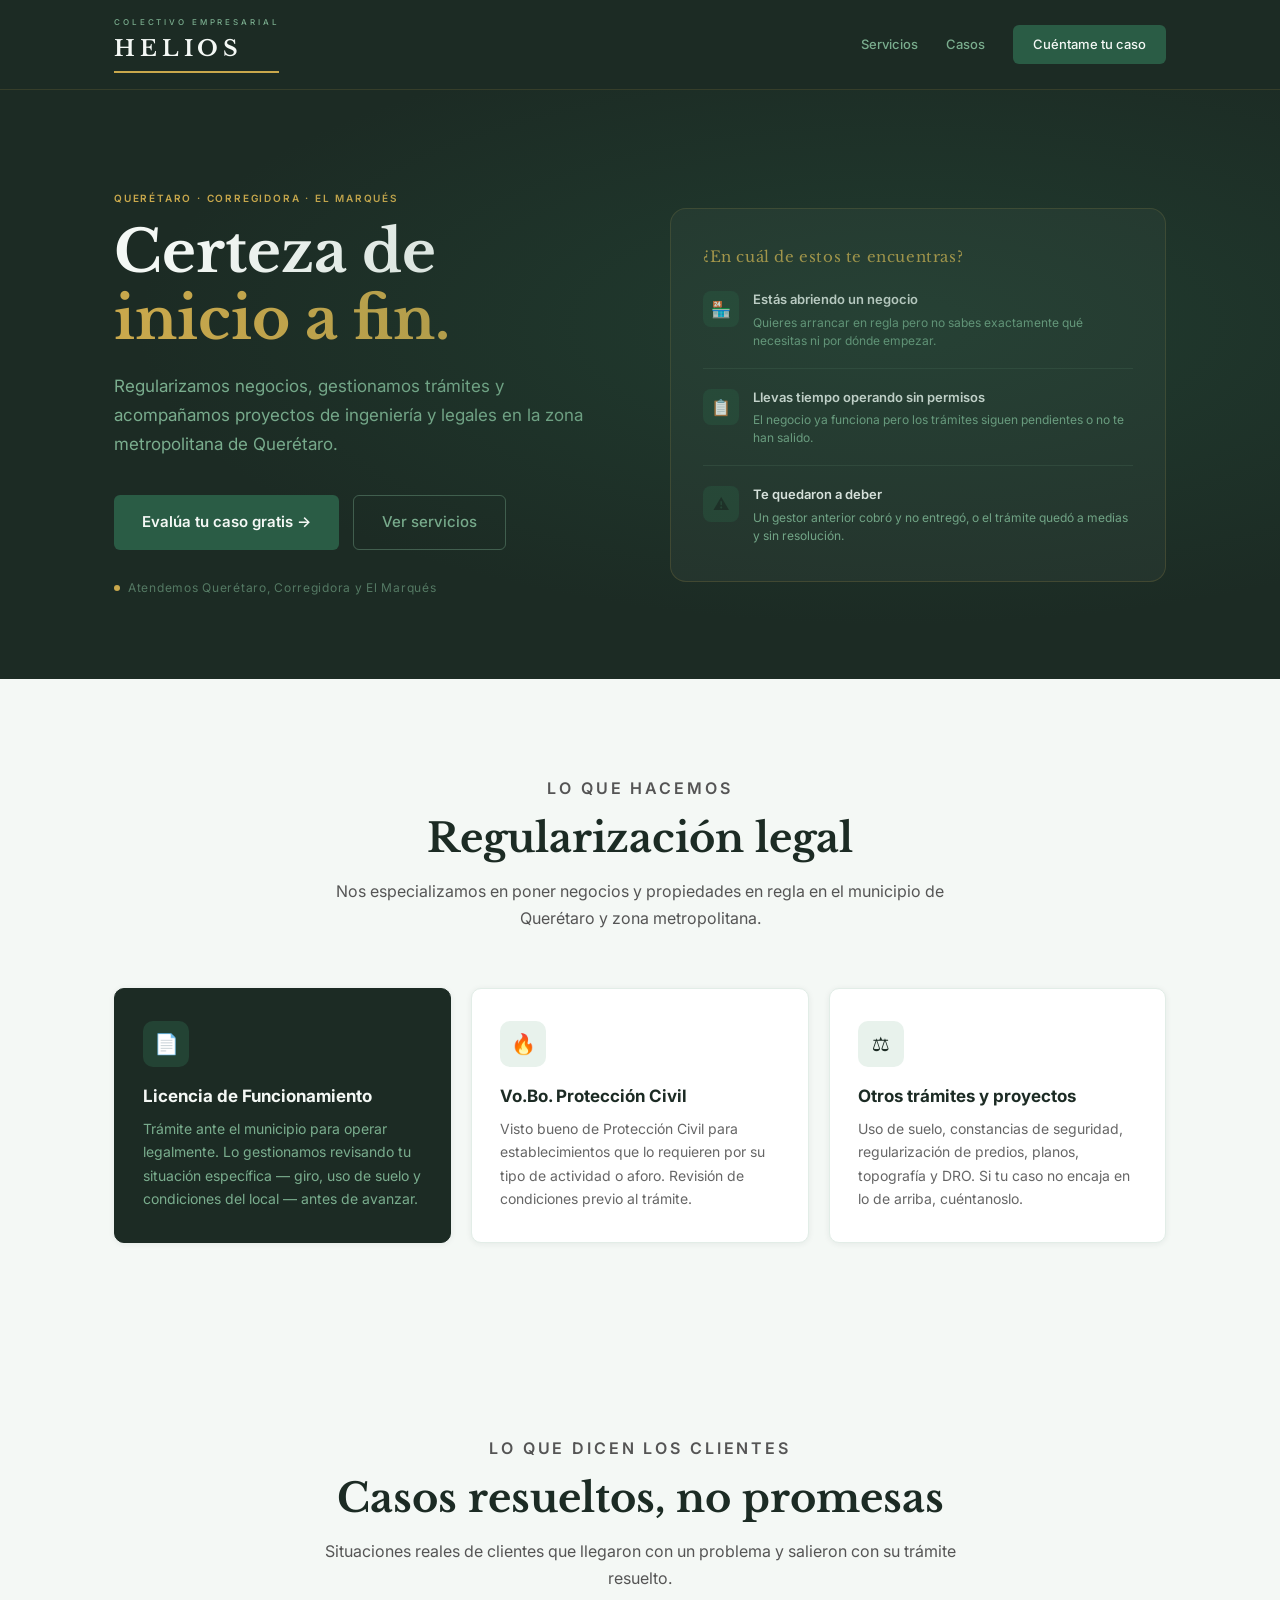
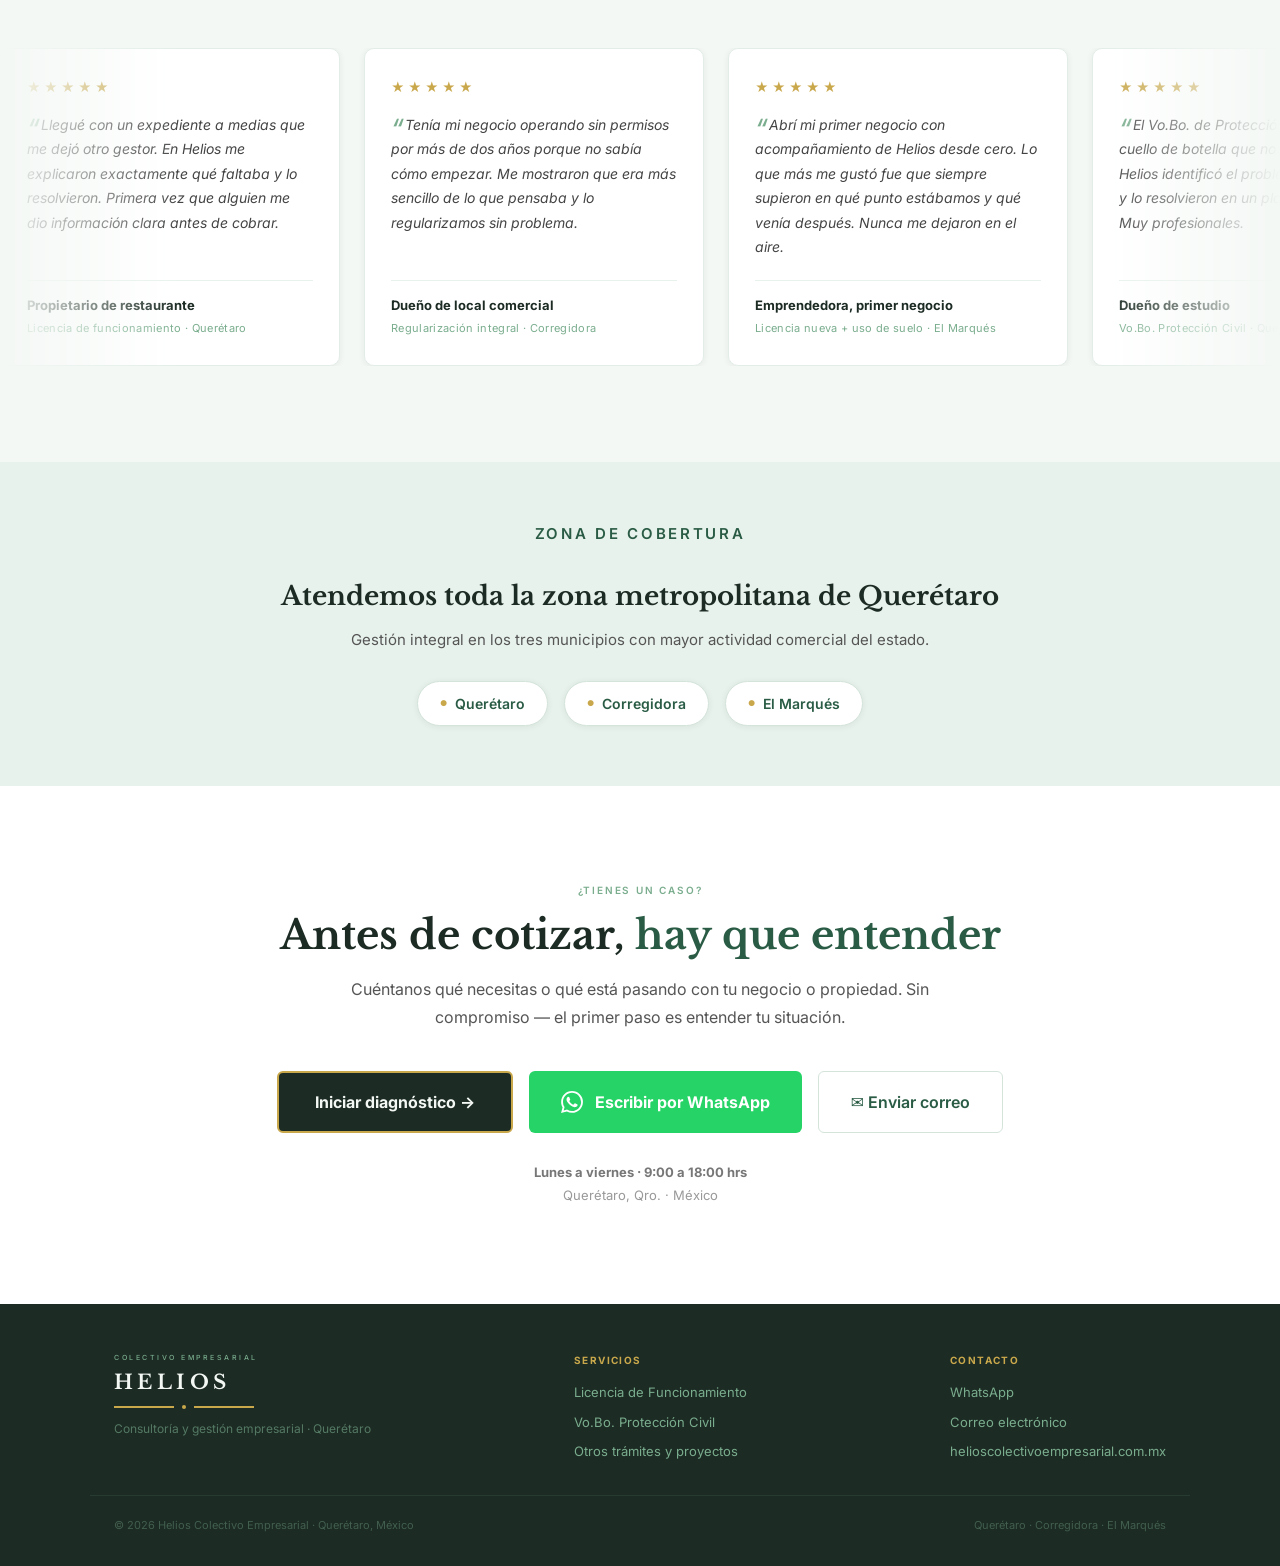
<file: index.html>
<!DOCTYPE html>
<html lang="es">
<head>
  <meta charset="UTF-8">
  <meta name="viewport" content="width=device-width, initial-scale=1.0">
  <meta name="description" content="Helios Colectivo Empresarial — Consultoría y gestión empresarial en Querétaro, Corregidora y El Marqués. Licencias de funcionamiento, Vo.Bo. Protección Civil, regularización legal.">
  <title>Helios Colectivo Empresarial — Querétaro</title>

  <link rel="preconnect" href="https://fonts.googleapis.com">
  <link rel="preconnect" href="https://fonts.gstatic.com" crossorigin>
  <link href="https://fonts.googleapis.com/css2?family=Libre+Baskerville:ital,wght@0,400;0,700;1,400&family=Inter:wght@300;400;500;600;700&display=swap" rel="stylesheet">

  <style>
    /* ── TOKENS ────────────────────────────────────────── */
    :root {
      --verde-noche:   #1C2B24;
      --verde-helios:  #2A5C45;
      --oro-helios:    #C9A84C;
      --blanco-calido: #F4F8F5;
      --verde-apoyo:   #7AAD8E;
      --verde-tenue:   #E8F2EC;

      --font-display: 'Libre Baskerville', Georgia, serif;
      --font-body:    'Inter', 'Segoe UI', system-ui, sans-serif;

      --tracking-logo: 0.22em;
      --tracking-sub:  0.36em;
      --tracking-caps: 0.18em;

      --radius-sm: 6px;
      --radius-md: 10px;
      --radius-lg: 16px;

      --shadow-sm: 0 1px 6px rgba(28,43,36,.07);
      --shadow-md: 0 2px 20px rgba(28,43,36,.10);
    }

    /* ── RESET ─────────────────────────────────────────── */
    *, *::before, *::after { box-sizing: border-box; margin: 0; padding: 0; }
    html { scroll-behavior: smooth; }
    body {
      font-family: var(--font-body);
      background: var(--blanco-calido);
      color: var(--verde-noche);
      font-size: 17px;
      line-height: 1.65;
      -webkit-font-smoothing: antialiased;
    }
    img { display: block; max-width: 100%; }
    a { color: inherit; text-decoration: none; }

    /* ── UTILIDADES ─────────────────────────────────────── */
    .container { max-width: 1100px; margin: 0 auto; padding: 0 24px; }
    .eyebrow {
      font-size: 10px; font-weight: 600; letter-spacing: var(--tracking-caps);
      text-transform: uppercase; color: var(--verde-apoyo); margin-bottom: 12px;
    }

    /* ── NAV ────────────────────────────────────────────── */
    .nav {
      position: sticky; top: 0; z-index: 100;
      background: var(--verde-noche);
      border-bottom: 1px solid rgba(201,168,76,.15);
    }
    .nav-inner {
      display: flex; align-items: center; justify-content: space-between;
      padding: 16px 24px; max-width: 1100px; margin: 0 auto;
    }
    .nav-logo { display: flex; flex-direction: column; }
    .nav-logo-sub {
      font-family: var(--font-body); font-size: 8px; font-weight: 500;
      letter-spacing: var(--tracking-sub); text-transform: uppercase;
      color: var(--verde-apoyo); margin-bottom: 2px;
    }
    .nav-logo-name {
      font-family: var(--font-display); font-weight: 700; font-size: 22px;
      letter-spacing: var(--tracking-logo); color: var(--blanco-calido);
    }
    .nav-logo-rule { height: 2px; background: var(--oro-helios); margin-top: 4px; }
    .nav-links { display: flex; align-items: center; gap: 28px; }
    .nav-links a {
      font-size: 13px; color: var(--verde-apoyo); font-weight: 500;
      transition: color .2s;
    }
    .nav-links a:hover { color: var(--blanco-calido); }
    .nav-cta {
      background: var(--verde-helios); color: var(--blanco-calido) !important;
      padding: 9px 20px; border-radius: var(--radius-sm); font-weight: 600;
      font-size: 13px; transition: background .2s;
    }
    .nav-cta:hover { background: #357A5C !important; }
    .nav-mobile-btn { display: none; }

    /* ── HERO ────────────────────────────────────────────── */
    .hero {
      background: var(--verde-noche);
      padding: 100px 0 80px;
      position: relative; overflow: hidden;
    }
    .hero::before {
      content: ''; position: absolute; inset: 0;
      background: radial-gradient(ellipse at 70% 40%, rgba(42,92,69,.35) 0%, transparent 60%);
      pointer-events: none;
    }
    .hero-inner {
      max-width: 1100px; margin: 0 auto; padding: 0 24px;
      display: grid; grid-template-columns: 1fr 1fr; gap: 60px; align-items: center;
    }
    .hero-eyebrow { color: var(--oro-helios); }
    .hero h1 {
      font-family: var(--font-display); font-weight: 700; font-size: clamp(38px,5vw,58px);
      color: var(--blanco-calido); line-height: 1.15; margin-bottom: 20px;
    }
    .hero h1 em { color: var(--oro-helios); font-style: normal; }
    .hero-sub {
      font-size: 17px; color: var(--verde-apoyo); line-height: 1.7; margin-bottom: 36px;
      font-weight: 400;
    }
    .hero-btns { display: flex; gap: 14px; flex-wrap: wrap; }
    .btn-primary {
      display: inline-flex; align-items: center; gap: 10px;
      background: var(--verde-helios); color: var(--blanco-calido);
      padding: 14px 28px; border-radius: var(--radius-sm); font-weight: 600;
      font-size: 15px; transition: background .2s; white-space: nowrap;
    }
    .btn-primary:hover { background: #357A5C; }
    .btn-ghost {
      display: inline-flex; align-items: center;
      border: 1.5px solid rgba(122,173,142,.4); color: var(--verde-apoyo);
      padding: 14px 28px; border-radius: var(--radius-sm); font-weight: 500;
      font-size: 15px; transition: all .2s;
    }
    .btn-ghost:hover { border-color: var(--verde-apoyo); color: var(--blanco-calido); }
    .hero-zona {
      display: inline-flex; align-items: center; gap: 8px; margin-top: 28px;
      font-size: 12px; color: rgba(122,173,142,.6); letter-spacing: .06em;
    }
    .hero-zona::before {
      content: ''; display: inline-block; width: 6px; height: 6px;
      border-radius: 50%; background: var(--oro-helios);
    }

    /* hero right: card apilada */
    .hero-card {
      background: rgba(255,255,255,.04); border: 1px solid rgba(201,168,76,.18);
      border-radius: var(--radius-lg); padding: 36px 32px;
    }
    .hero-card-title {
      font-family: var(--font-display); font-size: 15px; color: var(--oro-helios);
      margin-bottom: 20px; letter-spacing: .04em;
    }
    .client-type {
      display: flex; gap: 14px; align-items: flex-start; margin-bottom: 18px;
      padding-bottom: 18px; border-bottom: 1px solid rgba(122,173,142,.15);
    }
    .client-type:last-child { border-bottom: none; margin-bottom: 0; padding-bottom: 0; }
    .client-icon {
      width: 36px; height: 36px; border-radius: 8px; flex-shrink: 0;
      background: rgba(42,92,69,.4); display: flex; align-items: center;
      justify-content: center; font-size: 16px; margin-top: 2px;
    }
    .client-label { font-size: 13px; font-weight: 600; color: var(--blanco-calido); margin-bottom: 3px; }
    .client-desc  { font-size: 12px; color: var(--verde-apoyo); line-height: 1.5; }

    /* ── SERVICIOS ───────────────────────────────────────── */
    .servicios { padding: 96px 0; }
    .section-header { text-align: center; max-width: 640px; margin: 0 auto 56px; }
    .section-header h2 {
      font-family: var(--font-display); font-size: clamp(28px,4vw,40px);
      font-weight: 700; color: var(--verde-noche); line-height: 1.2; margin-bottom: 16px;
    }
    .section-header p { font-size: 16px; color: #555; line-height: 1.7; }

    .servicios-grid {
      display: grid; grid-template-columns: repeat(3,1fr); gap: 20px;
      max-width: 1100px; margin: 0 auto; padding: 0 24px;
    }
    .servicio-card {
      background: white; border-radius: var(--radius-md); padding: 32px 28px;
      border: 1px solid #E2EDE7; box-shadow: var(--shadow-sm);
      transition: box-shadow .2s, border-color .2s;
    }
    .servicio-card:hover { box-shadow: var(--shadow-md); border-color: var(--verde-apoyo); }
    .servicio-card.destacado {
      background: var(--verde-noche); border-color: var(--verde-noche);
    }
    .servicio-icon {
      width: 46px; height: 46px; border-radius: 10px; margin-bottom: 18px;
      display: flex; align-items: center; justify-content: center; font-size: 20px;
    }
    .servicio-icon.light { background: var(--verde-tenue); }
    .servicio-icon.dark  { background: rgba(42,92,69,.5); }
    .servicio-nombre {
      font-size: 17px; font-weight: 700; color: var(--verde-noche); margin-bottom: 10px;
      line-height: 1.3;
    }
    .servicio-card.destacado .servicio-nombre { color: var(--blanco-calido); }
    .servicio-desc { font-size: 14px; color: #666; line-height: 1.65; }
    .servicio-card.destacado .servicio-desc { color: var(--verde-apoyo); }

    /* ── TESTIMONIOS — CARRUSEL ──────────────────────────── */
    .testimonios { padding: 96px 0; background: var(--blanco-calido); overflow: hidden; }

    .carousel-wrapper {
      position: relative;
      -webkit-mask-image: linear-gradient(to right, transparent 0%, black 14%, black 86%, transparent 100%);
      mask-image:         linear-gradient(to right, transparent 0%, black 14%, black 86%, transparent 100%);
    }
    .carousel-track {
      display: flex;
      gap: 24px;
      width: max-content;
      animation: scroll-right 70s linear infinite;
    }
    .carousel-track:hover { animation-play-state: paused; }

    @keyframes scroll-right {
      from { transform: translateX(-50%); }
      to   { transform: translateX(0%); }
    }

    .test-card {
      background: white; border-radius: var(--radius-md); padding: 28px 26px;
      border: 1px solid #E2EDE7; box-shadow: var(--shadow-sm);
      display: flex; flex-direction: column;
      width: 340px; flex-shrink: 0;
    }
    .test-stars { color: var(--oro-helios); font-size: 13px; margin-bottom: 14px; letter-spacing: 3px; }
    .test-quote {
      font-size: 14px; color: #444; line-height: 1.75; flex: 1;
      font-style: italic; margin-bottom: 20px;
    }
    .test-quote::before {
      content: '\201C'; font-size: 32px; color: var(--verde-apoyo);
      line-height: 0; vertical-align: -12px; margin-right: 3px;
    }
    .test-meta { display: flex; flex-direction: column; gap: 3px; border-top: 1px solid #E8F2EC; padding-top: 14px; }
    .test-name { font-size: 13px; font-weight: 700; color: var(--verde-noche); }
    .test-tipo { font-size: 11px; color: var(--verde-apoyo); letter-spacing: .03em; }

    /* ── ZONA ────────────────────────────────────────────── */
    .zona { background: var(--verde-tenue); padding: 60px 0; }
    .zona-inner {
      max-width: 900px; margin: 0 auto; padding: 0 24px;
      text-align: center;
    }
    .zona h2 { font-family: var(--font-display); font-size: 26px; font-weight: 700; color: var(--verde-noche); margin-bottom: 10px; }
    .zona p { color: #555; font-size: 15px; margin-bottom: 28px; }
    .zona-municipios { display: flex; justify-content: center; gap: 16px; flex-wrap: wrap; }
    .municipio-chip {
      display: inline-flex; align-items: center; gap: 8px;
      background: white; border: 1px solid #D4E4DA; border-radius: 40px;
      padding: 10px 22px; font-size: 14px; font-weight: 600; color: var(--verde-helios);
      box-shadow: var(--shadow-sm);
    }
    .municipio-chip::before { content: '●'; color: var(--oro-helios); font-size: 8px; }

    /* ── CONTACTO ────────────────────────────────────────── */
    .contacto { padding: 96px 0; background: white; }
    .contacto-inner {
      max-width: 860px; margin: 0 auto; padding: 0 24px; text-align: center;
    }
    .contacto h2 {
      font-family: var(--font-display); font-size: clamp(28px,4vw,40px); font-weight: 700;
      color: var(--verde-noche); margin-bottom: 16px; line-height: 1.25;
    }
    .contacto h2 em { color: var(--verde-helios); font-style: normal; }
    .contacto-sub {
      font-size: 16px; color: #555; line-height: 1.7;
      max-width: 600px; margin: 0 auto 40px;
    }
    .contacto-btns { display: flex; justify-content: center; gap: 16px; flex-wrap: wrap; }
    .btn-diagnostico {
      display: inline-flex; align-items: center;
      background: var(--verde-noche); color: var(--blanco-calido);
      border: 2px solid var(--oro-helios);
      padding: 16px 36px; border-radius: var(--radius-sm); font-weight: 700;
      font-size: 16px; transition: background .2s, color .2s;
      text-decoration: none;
    }
    .btn-diagnostico:hover { background: var(--oro-helios); color: var(--verde-noche); }
    .btn-wa {
      display: inline-flex; align-items: center; gap: 12px;
      background: #25D366; color: white;
      padding: 16px 32px; border-radius: var(--radius-sm); font-weight: 700;
      font-size: 16px; transition: background .2s;
    }
    .btn-wa:hover { background: #20b858; }
    .btn-wa svg { width: 22px; height: 22px; fill: white; flex-shrink: 0; }
    .btn-email {
      display: inline-flex; align-items: center; gap: 10px;
      border: 1.5px solid #D4E4DA; color: var(--verde-helios);
      padding: 16px 32px; border-radius: var(--radius-sm); font-weight: 600;
      font-size: 16px; transition: all .2s;
    }
    .btn-email:hover { border-color: var(--verde-helios); background: var(--verde-tenue); }
    .contacto-nota {
      margin-top: 28px; font-size: 13px; color: #999; line-height: 1.8;
    }
    .contacto-nota strong { color: #777; }

    /* ── FOOTER ──────────────────────────────────────────── */
    footer {
      background: var(--verde-noche); padding: 48px 0 32px;
    }
    .footer-inner {
      max-width: 1100px; margin: 0 auto; padding: 0 24px;
      display: flex; justify-content: space-between; align-items: flex-start;
      gap: 40px; flex-wrap: wrap;
    }
    .footer-logo-sub { font-size: 7px; color: var(--verde-apoyo); letter-spacing: var(--tracking-sub); text-transform: uppercase; font-weight: 500; margin-bottom: 3px; }
    .footer-logo-name { font-family: var(--font-display); font-size: 20px; font-weight: 700; color: var(--blanco-calido); letter-spacing: var(--tracking-logo); }
    .footer-logo-rule { display: flex; align-items: center; gap: 8px; margin-top: 6px; }
    .footer-logo-rule .line { width: 60px; height: 2px; background: var(--oro-helios); }
    .footer-logo-rule .dot  { width: 4px; height: 4px; border-radius: 50%; background: var(--oro-helios); }
    .footer-tagline { font-size: 12px; color: rgba(122,173,142,.6); margin-top: 10px; }
    .footer-links { display: flex; flex-direction: column; gap: 8px; }
    .footer-links h4 { font-size: 10px; font-weight: 700; letter-spacing: .14em; text-transform: uppercase; color: var(--oro-helios); margin-bottom: 6px; }
    .footer-links a { font-size: 13px; color: var(--verde-apoyo); transition: color .15s; }
    .footer-links a:hover { color: var(--blanco-calido); }
    .footer-bottom {
      max-width: 1100px; margin: 32px auto 0; padding: 20px 24px 0;
      border-top: 1px solid rgba(122,173,142,.12);
      display: flex; justify-content: space-between; align-items: center; flex-wrap: wrap; gap: 10px;
    }
    .footer-bottom p { font-size: 11px; color: rgba(122,173,142,.4); }

    /* ── RESPONSIVE ──────────────────────────────────────── */
    @media (max-width: 880px) {
      .hero-inner { grid-template-columns: 1fr; gap: 40px; }
      .hero-card { display: none; }
      .servicios-grid { grid-template-columns: 1fr; max-width: 480px; }
      .nav-links { display: none; }
      .nav-mobile-btn {
        display: flex; align-items: center; justify-content: center;
        width: 40px; height: 40px; border-radius: 8px;
        background: rgba(122,173,142,.12); color: var(--verde-apoyo);
        cursor: pointer; border: none; font-size: 20px;
      }
    }
    @media (max-width: 560px) {
      .hero { padding: 64px 0 56px; }
      .servicios, .testimonios, .contacto { padding: 64px 0; }
    }
  </style>
</head>

<body>

  <!-- ══ NAV ══════════════════════════════════════════════ -->
  <nav class="nav" role="navigation" aria-label="Navegación principal">
    <div class="nav-inner">
      <a href="#" class="nav-logo" aria-label="Helios Colectivo Empresarial — inicio">
        <span class="nav-logo-sub">Colectivo Empresarial</span>
        <span class="nav-logo-name">HELIOS</span>
        <span class="nav-logo-rule" aria-hidden="true"></span>
      </a>
      <div class="nav-links">
        <a href="#servicios">Servicios</a>
        <a href="#testimonios">Casos</a>
        <a href="#contacto" class="nav-cta">Cuéntame tu caso</a>
      </div>
      <button class="nav-mobile-btn" aria-label="Menú">☰</button>
    </div>
  </nav>

  <!-- ══ HERO ══════════════════════════════════════════════ -->
  <section class="hero" aria-label="Inicio">
    <div class="hero-inner">
      <div>
        <p class="eyebrow hero-eyebrow">Querétaro · Corregidora · El Marqués</p>
        <h1>Certeza de <em>inicio a fin.</em></h1>
        <p class="hero-sub">
          Regularizamos negocios, gestionamos trámites y acompañamos proyectos
          de ingeniería y legales en la zona metropolitana de Querétaro.
        </p>
        <div class="hero-btns">
          <a href="diagnostico.html" class="btn-primary">
            Evalúa tu caso gratis →
          </a>
          <a href="#servicios" class="btn-ghost">Ver servicios</a>
        </div>
        <p class="hero-zona">Atendemos Querétaro, Corregidora y El Marqués</p>
      </div>

      <div class="hero-card" aria-hidden="true">
        <p class="hero-card-title">¿En cuál de estos te encuentras?</p>
        <div class="client-type">
          <div class="client-icon">🏪</div>
          <div>
            <p class="client-label">Estás abriendo un negocio</p>
            <p class="client-desc">Quieres arrancar en regla pero no sabes exactamente qué necesitas ni por dónde empezar.</p>
          </div>
        </div>
        <div class="client-type">
          <div class="client-icon">📋</div>
          <div>
            <p class="client-label">Llevas tiempo operando sin permisos</p>
            <p class="client-desc">El negocio ya funciona pero los trámites siguen pendientes o no te han salido.</p>
          </div>
        </div>
        <div class="client-type">
          <div class="client-icon">⚠️</div>
          <div>
            <p class="client-label">Te quedaron a deber</p>
            <p class="client-desc">Un gestor anterior cobró y no entregó, o el trámite quedó a medias y sin resolución.</p>
          </div>
        </div>
      </div>
    </div>
  </section>

  <!-- ══ SERVICIOS ══════════════════════════════════════════ -->
  <section class="servicios" id="servicios" aria-label="Servicios">
    <div class="container">
      <div class="section-header">
        <p class="eyebrow">Lo que hacemos</p>
        <h2>Regularización legal</h2>
        <p>Nos especializamos en poner negocios y propiedades en regla en el municipio de Querétaro y zona metropolitana.</p>
      </div>
    </div>
    <div class="servicios-grid">

      <div class="servicio-card destacado">
        <div class="servicio-icon dark">📄</div>
        <p class="servicio-nombre">Licencia de Funcionamiento</p>
        <p class="servicio-desc">Trámite ante el municipio para operar legalmente. Lo gestionamos revisando tu situación específica — giro, uso de suelo y condiciones del local — antes de avanzar.</p>
      </div>

      <div class="servicio-card">
        <div class="servicio-icon light">🔥</div>
        <p class="servicio-nombre">Vo.Bo. Protección Civil</p>
        <p class="servicio-desc">Visto bueno de Protección Civil para establecimientos que lo requieren por su tipo de actividad o aforo. Revisión de condiciones previo al trámite.</p>
      </div>

      <div class="servicio-card">
        <div class="servicio-icon light">⚖️</div>
        <p class="servicio-nombre">Otros trámites y proyectos</p>
        <p class="servicio-desc">Uso de suelo, constancias de seguridad, regularización de predios, planos, topografía y DRO. Si tu caso no encaja en lo de arriba, cuéntanoslo.</p>
      </div>

    </div>
  </section>

  <!-- ══ TESTIMONIOS — CARRUSEL ════════════════════════════ -->
  <section class="testimonios" id="testimonios" aria-label="Testimonios de clientes">
    <div class="container">
      <div class="section-header">
        <p class="eyebrow">Lo que dicen los clientes</p>
        <h2>Casos resueltos, no promesas</h2>
        <p>Situaciones reales de clientes que llegaron con un problema y salieron con su trámite resuelto.</p>
      </div>
    </div>

    <div class="carousel-wrapper">
      <div class="carousel-track" id="carouselTrack">

        <!-- Tarjetas originales (1–10) -->
        <div class="test-card">
          <p class="test-stars">★★★★★</p>
          <p class="test-quote">Llegué con un expediente a medias que me dejó otro gestor. En Helios me explicaron exactamente qué faltaba y lo resolvieron. Primera vez que alguien me dio información clara antes de cobrar.</p>
          <div class="test-meta">
            <span class="test-name">Propietario de restaurante</span>
            <span class="test-tipo">Licencia de funcionamiento · Querétaro</span>
          </div>
        </div>

        <div class="test-card">
          <p class="test-stars">★★★★★</p>
          <p class="test-quote">Tenía mi negocio operando sin permisos por más de dos años porque no sabía cómo empezar. Me mostraron que era más sencillo de lo que pensaba y lo regularizamos sin problema.</p>
          <div class="test-meta">
            <span class="test-name">Dueño de local comercial</span>
            <span class="test-tipo">Regularización integral · Corregidora</span>
          </div>
        </div>

        <div class="test-card">
          <p class="test-stars">★★★★★</p>
          <p class="test-quote">Abrí mi primer negocio con acompañamiento de Helios desde cero. Lo que más me gustó fue que siempre supieron en qué punto estábamos y qué venía después. Nunca me dejaron en el aire.</p>
          <div class="test-meta">
            <span class="test-name">Emprendedora, primer negocio</span>
            <span class="test-tipo">Licencia nueva + uso de suelo · El Marqués</span>
          </div>
        </div>

        <div class="test-card">
          <p class="test-stars">★★★★★</p>
          <p class="test-quote">El Vo.Bo. de Protección Civil parecía un cuello de botella que no iba a tener fin. Helios identificó el problema desde el inicio y lo resolvieron en un plazo razonable. Muy profesionales.</p>
          <div class="test-meta">
            <span class="test-name">Dueño de estudio</span>
            <span class="test-tipo">Vo.Bo. Protección Civil · Querétaro</span>
          </div>
        </div>

        <div class="test-card">
          <p class="test-stars">★★★★★</p>
          <p class="test-quote">Intenté hacer la licencia solo por casi un año y siempre me regresaban por algo. Helios lo vio, detectó lo que faltaba y lo sacó adelante. Ojalá los hubiera contactado antes.</p>
          <div class="test-meta">
            <span class="test-name">Propietaria de consultorio</span>
            <span class="test-tipo">Licencia de funcionamiento · Corregidora</span>
          </div>
        </div>

        <div class="test-card">
          <p class="test-stars">★★★★★</p>
          <p class="test-quote">Necesitaba regularizar un predio con historial complicado. Lo que más me sorprendió fue que desde el principio me dijeron exactamente qué podía resolverse y qué no. Sin rodeos.</p>
          <div class="test-meta">
            <span class="test-name">Propietario de inmueble</span>
            <span class="test-tipo">Regularización de predio · El Marqués</span>
          </div>
        </div>

        <div class="test-card">
          <p class="test-stars">★★★★★</p>
          <p class="test-quote">Me recomendaron Helios después de que otro despacho me cobró y desapareció. La diferencia es enorme — aquí te mantienen informado todo el tiempo y el trámite avanza de verdad.</p>
          <div class="test-meta">
            <span class="test-name">Dueño de gimnasio</span>
            <span class="test-tipo">Licencia + Protección Civil · Querétaro</span>
          </div>
        </div>

        <div class="test-card">
          <p class="test-stars">★★★★★</p>
          <p class="test-quote">Abrir una tienda con giro de alimentos parecía muy complicado. En Helios me explicaron con claridad qué se necesitaba para mi tipo de negocio específico y lo gestionaron sin contratiempos.</p>
          <div class="test-meta">
            <span class="test-name">Propietaria de tienda de abarrotes</span>
            <span class="test-tipo">Licencia de funcionamiento · Corregidora</span>
          </div>
        </div>

        <div class="test-card">
          <p class="test-stars">★★★★★</p>
          <p class="test-quote">Tuve un caso complicado porque el local tenía irregularidades previas. Helios no prometió nada que no pudiera cumplir, pero sí resolvió todo. Eso genera una confianza que es difícil de encontrar.</p>
          <div class="test-meta">
            <span class="test-name">Mecánico, taller propio</span>
            <span class="test-tipo">Regularización integral · Querétaro</span>
          </div>
        </div>

        <div class="test-card">
          <p class="test-stars">★★★★★</p>
          <p class="test-quote">No tenía idea de que para abrir mi negocio necesitaba más de un permiso. Helios me explicó todo desde cero, sin hacerme sentir ignorante, y lo tramitaron completo. Excelente atención.</p>
          <div class="test-meta">
            <span class="test-name">Emprendedor, negocio de servicios</span>
            <span class="test-tipo">Licencia + uso de suelo · El Marqués</span>
          </div>
        </div>

        <!-- Clones (11–20) para el loop infinito -->
        <div class="test-card">
          <p class="test-stars">★★★★★</p>
          <p class="test-quote">Llegué con un expediente a medias que me dejó otro gestor. En Helios me explicaron exactamente qué faltaba y lo resolvieron. Primera vez que alguien me dio información clara antes de cobrar.</p>
          <div class="test-meta">
            <span class="test-name">Propietario de restaurante</span>
            <span class="test-tipo">Licencia de funcionamiento · Querétaro</span>
          </div>
        </div>

        <div class="test-card">
          <p class="test-stars">★★★★★</p>
          <p class="test-quote">Tenía mi negocio operando sin permisos por más de dos años porque no sabía cómo empezar. Me mostraron que era más sencillo de lo que pensaba y lo regularizamos sin problema.</p>
          <div class="test-meta">
            <span class="test-name">Dueño de local comercial</span>
            <span class="test-tipo">Regularización integral · Corregidora</span>
          </div>
        </div>

        <div class="test-card">
          <p class="test-stars">★★★★★</p>
          <p class="test-quote">Abrí mi primer negocio con acompañamiento de Helios desde cero. Lo que más me gustó fue que siempre supieron en qué punto estábamos y qué venía después. Nunca me dejaron en el aire.</p>
          <div class="test-meta">
            <span class="test-name">Emprendedora, primer negocio</span>
            <span class="test-tipo">Licencia nueva + uso de suelo · El Marqués</span>
          </div>
        </div>

        <div class="test-card">
          <p class="test-stars">★★★★★</p>
          <p class="test-quote">El Vo.Bo. de Protección Civil parecía un cuello de botella que no iba a tener fin. Helios identificó el problema desde el inicio y lo resolvieron en un plazo razonable. Muy profesionales.</p>
          <div class="test-meta">
            <span class="test-name">Dueño de estudio</span>
            <span class="test-tipo">Vo.Bo. Protección Civil · Querétaro</span>
          </div>
        </div>

        <div class="test-card">
          <p class="test-stars">★★★★★</p>
          <p class="test-quote">Intenté hacer la licencia solo por casi un año y siempre me regresaban por algo. Helios lo vio, detectó lo que faltaba y lo sacó adelante. Ojalá los hubiera contactado antes.</p>
          <div class="test-meta">
            <span class="test-name">Propietaria de consultorio</span>
            <span class="test-tipo">Licencia de funcionamiento · Corregidora</span>
          </div>
        </div>

        <div class="test-card">
          <p class="test-stars">★★★★★</p>
          <p class="test-quote">Necesitaba regularizar un predio con historial complicado. Lo que más me sorprendió fue que desde el principio me dijeron exactamente qué podía resolverse y qué no. Sin rodeos.</p>
          <div class="test-meta">
            <span class="test-name">Propietario de inmueble</span>
            <span class="test-tipo">Regularización de predio · El Marqués</span>
          </div>
        </div>

        <div class="test-card">
          <p class="test-stars">★★★★★</p>
          <p class="test-quote">Me recomendaron Helios después de que otro despacho me cobró y desapareció. La diferencia es enorme — aquí te mantienen informado todo el tiempo y el trámite avanza de verdad.</p>
          <div class="test-meta">
            <span class="test-name">Dueño de gimnasio</span>
            <span class="test-tipo">Licencia + Protección Civil · Querétaro</span>
          </div>
        </div>

        <div class="test-card">
          <p class="test-stars">★★★★★</p>
          <p class="test-quote">Abrir una tienda con giro de alimentos parecía muy complicado. En Helios me explicaron con claridad qué se necesitaba para mi tipo de negocio específico y lo gestionaron sin contratiempos.</p>
          <div class="test-meta">
            <span class="test-name">Propietaria de tienda de abarrotes</span>
            <span class="test-tipo">Licencia de funcionamiento · Corregidora</span>
          </div>
        </div>

        <div class="test-card">
          <p class="test-stars">★★★★★</p>
          <p class="test-quote">Tuve un caso complicado porque el local tenía irregularidades previas. Helios no prometió nada que no pudiera cumplir, pero sí resolvió todo. Eso genera una confianza que es difícil de encontrar.</p>
          <div class="test-meta">
            <span class="test-name">Mecánico, taller propio</span>
            <span class="test-tipo">Regularización integral · Querétaro</span>
          </div>
        </div>

        <div class="test-card">
          <p class="test-stars">★★★★★</p>
          <p class="test-quote">No tenía idea de que para abrir mi negocio necesitaba más de un permiso. Helios me explicó todo desde cero, sin hacerme sentir ignorante, y lo tramitaron completo. Excelente atención.</p>
          <div class="test-meta">
            <span class="test-name">Emprendedor, negocio de servicios</span>
            <span class="test-tipo">Licencia + uso de suelo · El Marqués</span>
          </div>
        </div>

      </div><!-- /carousel-track -->
    </div><!-- /carousel-wrapper -->
  </section>

  <!-- ══ ZONA ═══════════════════════════════════════════════ -->
  <section class="zona" aria-label="Zona de cobertura">
    <div class="zona-inner">
      <p class="eyebrow" style="text-align:center;color:var(--verde-helios)">Zona de cobertura</p>
      <h2>Atendemos toda la zona metropolitana de Querétaro</h2>
      <p>Gestión integral en los tres municipios con mayor actividad comercial del estado.</p>
      <div class="zona-municipios">
        <span class="municipio-chip">Querétaro</span>
        <span class="municipio-chip">Corregidora</span>
        <span class="municipio-chip">El Marqués</span>
      </div>
    </div>
  </section>

  <!-- ══ CONTACTO ═══════════════════════════════════════════ -->
  <section class="contacto" id="contacto" aria-label="Contacto">
    <div class="contacto-inner">
      <p class="eyebrow" style="text-align:center">¿Tienes un caso?</p>
      <h2>Antes de cotizar, <em>hay que entender</em></h2>
      <p class="contacto-sub">
        Cuéntanos qué necesitas o qué está pasando con tu negocio o propiedad.
        Sin compromiso — el primer paso es entender tu situación.
      </p>
      <div class="contacto-btns">
        <a href="diagnostico.html" class="btn-diagnostico">
          Iniciar diagnóstico →
        </a>
        <a href="https://wa.me/525645033980?text=Hola,%20quiero%20platicar%20sobre%20mi%20caso%20con%20Helios%20Colectivo%20Empresarial." class="btn-wa" target="_blank" rel="noopener" aria-label="Contactar por WhatsApp">
          <svg viewBox="0 0 24 24" aria-hidden="true"><path d="M17.472 14.382c-.297-.149-1.758-.867-2.03-.967-.273-.099-.471-.148-.67.15-.197.297-.767.966-.94 1.164-.173.199-.347.223-.644.075-.297-.15-1.255-.463-2.39-1.475-.883-.788-1.48-1.761-1.653-2.059-.173-.297-.018-.458.13-.606.134-.133.298-.347.446-.52.149-.174.198-.298.298-.497.099-.198.05-.371-.025-.52-.075-.149-.669-1.612-.916-2.207-.242-.579-.487-.5-.669-.51-.173-.008-.371-.01-.57-.01-.198 0-.52.074-.792.372-.272.297-1.04 1.016-1.04 2.479 0 1.462 1.065 2.875 1.213 3.074.149.198 2.096 3.2 5.077 4.487.709.306 1.262.489 1.694.625.712.227 1.36.195 1.871.118.571-.085 1.758-.719 2.006-1.413.248-.694.248-1.289.173-1.413-.074-.124-.272-.198-.57-.347m-5.421 7.403h-.004a9.87 9.87 0 01-5.031-1.378l-.361-.214-3.741.982.998-3.648-.235-.374a9.86 9.86 0 01-1.51-5.26c.001-5.45 4.436-9.884 9.888-9.884 2.64 0 5.122 1.03 6.988 2.898a9.825 9.825 0 012.893 6.994c-.003 5.45-4.437 9.884-9.885 9.884m8.413-18.297A11.815 11.815 0 0012.05 0C5.495 0 .16 5.335.157 11.892c0 2.096.547 4.142 1.588 5.945L.057 24l6.305-1.654a11.882 11.882 0 005.683 1.448h.005c6.554 0 11.89-5.335 11.893-11.893a11.821 11.821 0 00-3.48-8.413z"/></svg>
          Escribir por WhatsApp
        </a>
        <a href="mailto:helios.colectivo.empresarial@gmail.com?subject=Consulta%20-%20Helios%20Colectivo%20Empresarial" class="btn-email">
          ✉ Enviar correo
        </a>
      </div>
      <p class="contacto-nota">
        <strong>Lunes a viernes · 9:00 a 18:00 hrs</strong><br>
        Querétaro, Qro. · México
      </p>
    </div>
  </section>

  <!-- ══ FOOTER ═════════════════════════════════════════════ -->
  <footer>
    <div class="footer-inner">
      <div>
        <p class="footer-logo-sub">Colectivo Empresarial</p>
        <p class="footer-logo-name">HELIOS</p>
        <div class="footer-logo-rule">
          <span class="line"></span><span class="dot"></span><span class="line"></span>
        </div>
        <p class="footer-tagline">Consultoría y gestión empresarial · Querétaro</p>
      </div>
      <div class="footer-links">
        <h4>Servicios</h4>
        <a href="#servicios">Licencia de Funcionamiento</a>
        <a href="#servicios">Vo.Bo. Protección Civil</a>
        <a href="#servicios">Otros trámites y proyectos</a>
      </div>
      <div class="footer-links">
        <h4>Contacto</h4>
        <a href="https://wa.me/5645033980" target="_blank" rel="noopener">WhatsApp</a>
        <a href="mailto:helios.colectivo.empresarial@gmail.com?subject=Consulta%20-%20Helios%20Colectivo%20Empresarial">Correo electrónico</a>
        <a href="https://helioscolectivoempresarial.com.mx">helioscolectivoempresarial.com.mx</a>
      </div>
    </div>
    <div class="footer-bottom">
      <p>© 2026 Helios Colectivo Empresarial · Querétaro, México</p>
      <p>Querétaro · Corregidora · El Marqués</p>
    </div>
  </footer>

</body>
</html>
</file>
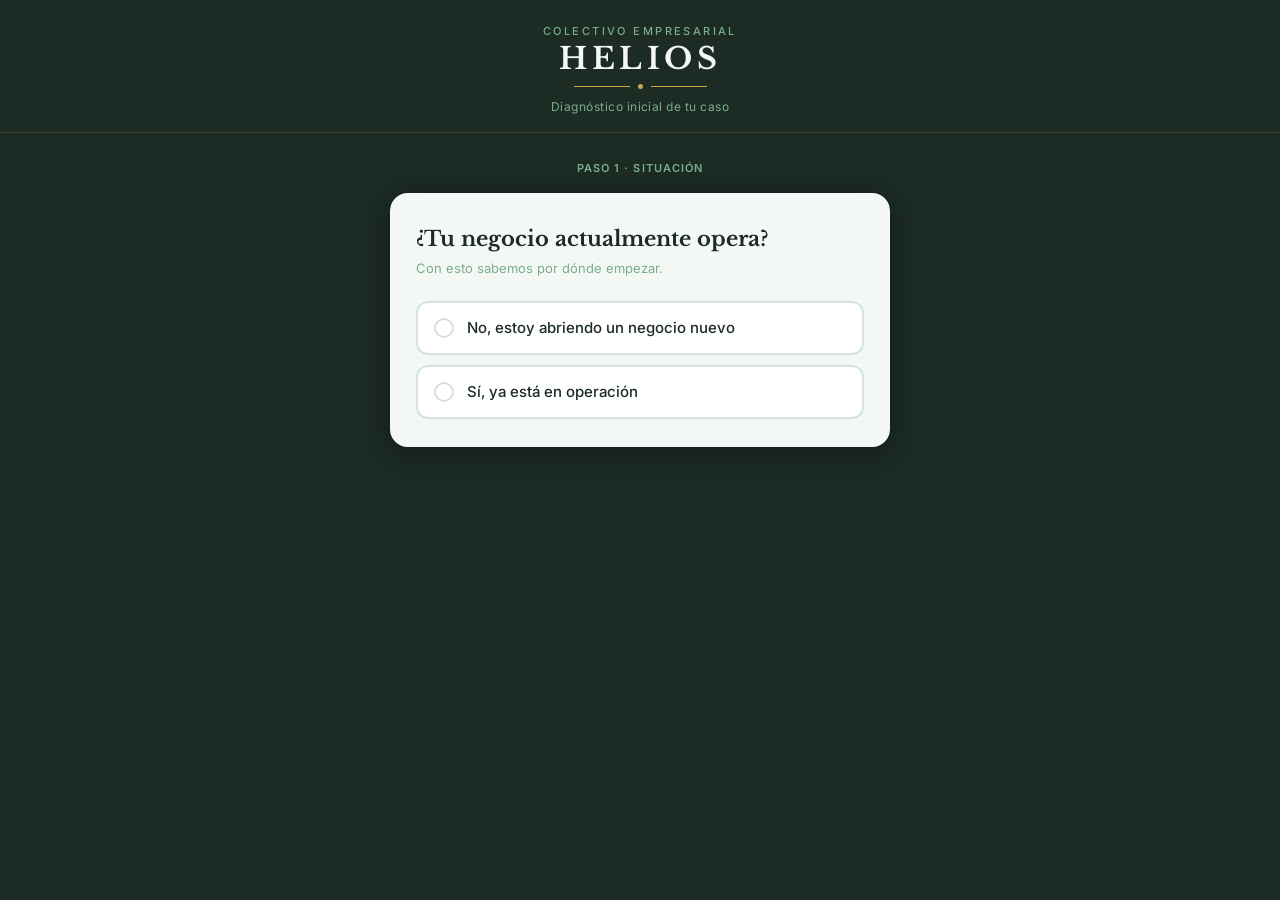
<file: diagnostico.html>
<!DOCTYPE html>
<html lang="es">
<head>
  <meta charset="utf-8">
  <meta name="viewport" content="width=device-width, initial-scale=1">
  <title>Diagnóstico inicial — Helios Colectivo Empresarial</title>
  <link rel="preconnect" href="https://fonts.googleapis.com">
  <link rel="preconnect" href="https://fonts.gstatic.com" crossorigin>
  <link href="https://fonts.googleapis.com/css2?family=Libre+Baskerville:wght@700&family=Inter:wght@400;500;600&display=swap" rel="stylesheet">
  <style>
    *, *::before, *::after { box-sizing: border-box; margin: 0; padding: 0; }

    :root {
      --verde-noche:   #1C2B24;
      --verde-profundo:#2A5C45;
      --dorado:        #C9A84C;
      --salvia:        #7AAD8E;
      --blanco:        #F4F8F5;
      --borde:         #D4E4DA;
    }

    body {
      font-family: 'Inter', Arial, sans-serif;
      background: var(--verde-noche);
      min-height: 100vh;
      display: flex;
      flex-direction: column;
    }

    /* ── Header ─────────────────────────────────────────── */
    header {
      padding: 24px 20px 18px;
      text-align: center;
      border-bottom: 1px solid rgba(201,168,76,.18);
    }
    header a { text-decoration: none; }
    .logo-sub  { font-size: 11px; font-weight: 500; letter-spacing: .22em; color: var(--salvia); text-transform: uppercase; }
    .logo-name { font-family: 'Libre Baskerville', Georgia, serif; font-size: 30px; font-weight: 700; color: var(--blanco); letter-spacing: .15em; margin-top: 2px; }
    .logo-rule { display: flex; align-items: center; justify-content: center; gap: 8px; margin-top: 7px; }
    .logo-rule span { display: block; height: 1.5px; width: 56px; background: var(--dorado); }
    .logo-rule i    { display: block; width: 5px; height: 5px; border-radius: 50%; background: var(--dorado); }
    .logo-tagline   { font-size: 12px; color: var(--salvia); margin-top: 10px; letter-spacing: .04em; }

    /* ── Main ────────────────────────────────────────────── */
    main {
      flex: 1;
      display: flex;
      align-items: flex-start;
      justify-content: center;
      padding: 28px 16px 56px;
    }

    .wizard { width: 100%; max-width: 500px; }

    /* ── Breadcrumb ──────────────────────────────────────── */
    .paso-label {
      font-size: 11px;
      font-weight: 600;
      letter-spacing: .1em;
      color: var(--salvia);
      text-align: center;
      text-transform: uppercase;
      margin-bottom: 16px;
      min-height: 16px;
      transition: opacity .3s;
    }

    /* ── Card ────────────────────────────────────────────── */
    .card {
      background: var(--blanco);
      border-radius: 18px;
      padding: 32px 26px 28px;
      box-shadow: 0 6px 32px rgba(0,0,0,.35);
    }

    /* Screens */
    .screen { display: none; }
    .screen.active { display: block; }

    /* ── Typografía ──────────────────────────────────────── */
    .card h2 {
      font-family: 'Libre Baskerville', Georgia, serif;
      font-size: 21px;
      font-weight: 700;
      color: var(--verde-noche);
      line-height: 1.35;
      margin-bottom: 6px;
    }
    .card .sub {
      font-size: 13px;
      color: var(--salvia);
      margin-bottom: 22px;
      line-height: 1.5;
    }
    .field-label {
      font-size: 13px;
      font-weight: 600;
      color: var(--verde-noche);
      margin: 20px 0 10px;
    }

    /* ── Botones de opción ───────────────────────────────── */
    .opts      { display: flex; flex-direction: column; gap: 10px; }
    .opts.row  { flex-direction: row; }

    .opt {
      display: flex;
      align-items: center;
      gap: 13px;
      padding: 15px 16px;
      border: 2px solid var(--borde);
      border-radius: 12px;
      background: white;
      cursor: pointer;
      text-align: left;
      font-family: 'Inter', sans-serif;
      font-size: 15px;
      font-weight: 500;
      color: var(--verde-noche);
      transition: border-color .15s, background .15s;
    }
    .opts.row .opt {
      flex: 1;
      flex-direction: column;
      align-items: center;
      gap: 7px;
      padding: 14px 8px;
      font-size: 14px;
      justify-content: center;
    }
    .opt:hover { border-color: var(--salvia); background: #eef7f2; }
    .opt .dot  { flex-shrink: 0; width: 20px; height: 20px; border-radius: 50%; border: 2px solid var(--borde); transition: border-color .15s, background .15s; }
    .opts.row .opt .dot { width: 16px; height: 16px; }
    .opt:hover .dot { border-color: var(--salvia); }
    .opt.sel { border-color: var(--verde-profundo); background: #ebf5f0; }
    .opt.sel .dot { border-color: var(--verde-profundo); background: var(--verde-profundo); box-shadow: inset 0 0 0 3px white; }

    /* ── Inputs de texto ─────────────────────────────────── */
    .field { margin-top: 16px; }
    .field label { display: block; font-size: 13px; font-weight: 600; color: var(--verde-noche); margin-bottom: 6px; }
    .field input, .field select {
      width: 100%;
      padding: 13px 14px;
      border: 2px solid var(--borde);
      border-radius: 10px;
      font-family: 'Inter', sans-serif;
      font-size: 15px;
      color: var(--verde-noche);
      background: white;
      outline: none;
      transition: border-color .15s;
      -webkit-appearance: none;
    }
    .field input:focus, .field select:focus { border-color: var(--verde-profundo); }

    /* ── Botón siguiente ─────────────────────────────────── */
    .btn-next {
      display: block;
      width: 100%;
      margin-top: 26px;
      padding: 15px;
      background: var(--verde-profundo);
      color: white;
      border: none;
      border-radius: 12px;
      font-family: 'Inter', sans-serif;
      font-size: 15px;
      font-weight: 600;
      cursor: pointer;
      transition: background .15s;
    }
    .btn-next:hover { background: var(--verde-noche); }

    /* ── Regresar ────────────────────────────────────────── */
    .btn-back {
      display: inline-flex;
      align-items: center;
      gap: 5px;
      background: none;
      border: none;
      color: var(--salvia);
      font-family: 'Inter', sans-serif;
      font-size: 13px;
      font-weight: 500;
      cursor: pointer;
      padding: 0;
      margin-bottom: 18px;
    }
    .btn-back:hover { color: var(--verde-noche); }

    /* ── Resultado ───────────────────────────────────────── */
    .resumen {
      background: var(--verde-noche);
      border-radius: 12px;
      padding: 20px;
      margin: 20px 0 0;
    }
    .resumen-title {
      font-size: 10px;
      font-weight: 700;
      letter-spacing: .14em;
      color: var(--salvia);
      text-transform: uppercase;
      margin-bottom: 14px;
    }
    .resumen-item {
      display: flex;
      gap: 10px;
      font-size: 14px;
      color: var(--blanco);
      margin-bottom: 9px;
      line-height: 1.4;
    }
    .resumen-item .arrow { color: var(--dorado); flex-shrink: 0; font-style: normal; }
    .resumen-item strong { font-weight: 600; color: var(--salvia); }

    /* ── WhatsApp CTA ────────────────────────────────────── */
    .btn-wa {
      display: flex;
      align-items: center;
      justify-content: center;
      gap: 11px;
      width: 100%;
      margin-top: 20px;
      padding: 16px;
      background: #25D366;
      color: white;
      border-radius: 12px;
      font-family: 'Inter', sans-serif;
      font-size: 15px;
      font-weight: 600;
      text-decoration: none;
      transition: background .15s;
    }
    .btn-wa:hover { background: #1fba58; }

    .nota {
      font-size: 12px;
      color: #999;
      text-align: center;
      margin-top: 12px;
      line-height: 1.5;
    }

    .divider {
      height: 1px;
      background: var(--borde);
      margin: 22px 0;
    }
  </style>
</head>
<body>

<header>
  <a href="index.html">
    <div class="logo-sub">Colectivo Empresarial</div>
    <div class="logo-name">HELIOS</div>
    <div class="logo-rule"><span></span><i></i><span></span></div>
  </a>
  <div class="logo-tagline">Diagnóstico inicial de tu caso</div>
</header>

<main>
  <div class="wizard">
    <div class="paso-label" id="paso-label">Paso 1 · Situación</div>

    <!-- ══════════════════════════════════════════════════════
         PASO 1 · ¿Opera?
    ═══════════════════════════════════════════════════════ -->
    <div class="screen active" id="s1">
      <div class="card">
        <h2>¿Tu negocio actualmente opera?</h2>
        <p class="sub">Con esto sabemos por dónde empezar.</p>
        <div class="opts">
          <button class="opt" data-key="opera" data-val="no" onclick="pick(this)">
            <span class="dot"></span>No, estoy abriendo un negocio nuevo
          </button>
          <button class="opt" data-key="opera" data-val="si" onclick="pick(this)">
            <span class="dot"></span>Sí, ya está en operación
          </button>
        </div>
      </div>
    </div>

    <!-- ══════════════════════════════════════════════════════
         PASO 2 · ¿Tiene licencia? (solo si opera=sí)
    ═══════════════════════════════════════════════════════ -->
    <div class="screen" id="s2">
      <div class="card">
        <button class="btn-back" onclick="ir('s1','Paso 1 · Situación')">← Regresar</button>
        <h2>¿Cuentas con licencia de funcionamiento?</h2>
        <p class="sub">El permiso municipal que te autoriza a operar.</p>
        <div class="opts">
          <button class="opt" data-key="lc" data-val="si" onclick="pick(this)">
            <span class="dot"></span>Sí, tengo licencia
          </button>
          <button class="opt" data-key="lc" data-val="no" onclick="pick(this)">
            <span class="dot"></span>No, opero sin licencia
          </button>
        </div>
      </div>
    </div>

    <!-- ══════════════════════════════════════════════════════
         PASO 3A · Datos simples (apertura o sin licencia)
    ═══════════════════════════════════════════════════════ -->
    <div class="screen" id="s3a">
      <div class="card">
        <button class="btn-back" id="back-3a" onclick="">← Regresar</button>
        <h2 id="h-3a">Cuéntanos un poco más</h2>
        <p class="sub" id="sub-3a">Tres datos que nos permiten evaluar tu situación.</p>

        <div class="field-label">¿Ya cuentas con dictamen de uso de suelo?</div>
        <div class="opts row">
          <button class="opt" data-key="dictamen" data-val="si"  onclick="pick(this)"><span class="dot"></span>Sí</button>
          <button class="opt" data-key="dictamen" data-val="no"  onclick="pick(this)"><span class="dot"></span>No</button>
          <button class="opt" data-key="dictamen" data-val="nse" onclick="pick(this)"><span class="dot"></span>No sé</button>
        </div>

        <div class="field">
          <label>¿Qué tipo de negocio es (o será)?</label>
          <input id="giro" type="text" placeholder="Ej. taquería, taller, boutique…">
        </div>
        <div class="field">
          <label>Ubicación o dirección aproximada</label>
          <input id="ubicacion" type="text" placeholder="Ej. Av. Constituyentes, Querétaro">
        </div>

        <button class="btn-next" onclick="resultado('simple')">Ver mi diagnóstico →</button>
      </div>
    </div>

    <!-- ══════════════════════════════════════════════════════
         PASO 3B · Datos de renovación (tiene licencia)
    ═══════════════════════════════════════════════════════ -->
    <div class="screen" id="s3b">
      <div class="card">
        <button class="btn-back" onclick="ir('s2','Paso 2 · Licencia')">← Regresar</button>
        <h2>Cuéntanos sobre tu licencia</h2>
        <p class="sub">Esto nos ayuda a detectar qué está vigente y qué no.</p>

        <div class="field-label">¿Tu licencia refleja el giro que tienes actualmente?</div>
        <div class="opts row">
          <button class="opt" data-key="acorde" data-val="si"  onclick="pick(this)"><span class="dot"></span>Sí</button>
          <button class="opt" data-key="acorde" data-val="no"  onclick="pick(this)"><span class="dot"></span>No</button>
          <button class="opt" data-key="acorde" data-val="nse" onclick="pick(this)"><span class="dot"></span>No sé</button>
        </div>

        <div class="field">
          <label>¿De qué año es tu última licencia?</label>
          <select id="lc-anio">
            <option value="">— Selecciona —</option>
          </select>
        </div>

        <div class="field-label">¿Renovaste en tiempo y forma con Protección Civil?</div>
        <div class="opts row">
          <button class="opt" data-key="pc" data-val="si"  onclick="pick(this)"><span class="dot"></span>Sí</button>
          <button class="opt" data-key="pc" data-val="no"  onclick="pick(this)"><span class="dot"></span>No</button>
          <button class="opt" data-key="pc" data-val="nse" onclick="pick(this)"><span class="dot"></span>No sé</button>
        </div>

        <button class="btn-next" onclick="resultado('renov')">Ver mi diagnóstico →</button>
      </div>
    </div>

    <!-- ══════════════════════════════════════════════════════
         RESULTADO
    ═══════════════════════════════════════════════════════ -->
    <div class="screen" id="s-fin">
      <div class="card">
        <h2>Tu diagnóstico preliminar</h2>
        <p class="sub">Esto es lo que podemos ver con los datos que compartiste.</p>

        <div class="resumen" id="resumen"></div>

        <div class="divider"></div>

        <a id="wa-btn" href="#" class="btn-wa" target="_blank" rel="noopener">
          <svg width="21" height="21" viewBox="0 0 24 24" fill="white">
            <path d="M17.472 14.382c-.297-.149-1.758-.867-2.03-.967-.273-.099-.471-.148-.67.15-.197.297-.767.966-.94 1.164-.173.199-.347.223-.644.075-.297-.15-1.255-.463-2.39-1.475-.883-.788-1.48-1.761-1.653-2.059-.173-.297-.018-.458.13-.606.134-.133.298-.347.446-.52.149-.174.198-.298.298-.497.099-.198.05-.371-.025-.52-.075-.149-.669-1.612-.916-2.207-.242-.579-.487-.5-.669-.51-.173-.008-.371-.01-.57-.01-.198 0-.52.074-.792.372-.272.297-1.04 1.016-1.04 2.479 0 1.462 1.065 2.875 1.213 3.074.149.198 2.096 3.2 5.077 4.487.709.306 1.262.489 1.694.625.712.227 1.36.195 1.871.118.571-.085 1.758-.719 2.006-1.413.248-.694.248-1.289.173-1.413-.074-.124-.272-.198-.57-.347m-5.421 7.403h-.004a9.87 9.87 0 01-5.031-1.378l-.361-.214-3.741.982.998-3.648-.235-.374a9.86 9.86 0 01-1.51-5.26c.001-5.45 4.436-9.884 9.888-9.884 2.64 0 5.122 1.03 6.988 2.898a9.825 9.825 0 012.893 6.994c-.003 5.45-4.437 9.884-9.885 9.884m8.413-18.297A11.815 11.815 0 0012.05 0C5.495 0 .16 5.335.157 11.892c0 2.096.547 4.142 1.588 5.945L.057 24l6.305-1.654a11.882 11.882 0 005.683 1.448h.005c6.554 0 11.89-5.335 11.893-11.893a11.821 11.821 0 00-3.48-8.413Z"/>
          </svg>
          Enviar mi caso a Helios
        </a>
        <p class="nota">Al tocar el botón se abre WhatsApp con el resumen de tu caso ya escrito.</p>
      </div>
    </div>

  </div><!-- /.wizard -->
</main>

<script>
  // ── Estado ──────────────────────────────────────────────────────────────
  const S = {};

  // ── Poblar selector de año ───────────────────────────────────────────────
  const selAnio = document.getElementById('lc-anio');
  const hoy = new Date().getFullYear();
  for (let y = hoy; y >= hoy - 15; y--) {
    const o = document.createElement('option');
    o.value = y; o.textContent = y;
    selAnio.appendChild(o);
  }

  // ── Navegación ──────────────────────────────────────────────────────────
  function ir(screenId, label) {
    document.querySelectorAll('.screen').forEach(s => s.classList.remove('active'));
    document.getElementById(screenId).classList.add('active');
    document.getElementById('paso-label').textContent = label || '';
    window.scrollTo({ top: 0, behavior: 'smooth' });
  }

  // ── Selección de opciones ───────────────────────────────────────────────
  function pick(btn) {
    const key = btn.dataset.key;
    const val = btn.dataset.val;
    S[key] = val;

    // Deselect siblings
    btn.closest('.opts').querySelectorAll('.opt').forEach(b => b.classList.remove('sel'));
    btn.classList.add('sel');

    // Auto-avanzar en preguntas binarias de pantalla completa
    if (key === 'opera') {
      setTimeout(() => {
        if (val === 'no') {
          document.getElementById('back-3a').onclick = () => ir('s1', 'Paso 1 · Situación');
          document.getElementById('h-3a').textContent = 'Datos para la apertura';
          document.getElementById('sub-3a').textContent = 'Tres datos que nos permiten evaluar tu caso desde el inicio.';
          ir('s3a', 'Paso 2 · Tu negocio');
        } else {
          ir('s2', 'Paso 2 · Licencia');
        }
      }, 260);
    }

    if (key === 'lc') {
      setTimeout(() => {
        if (val === 'no') {
          document.getElementById('back-3a').onclick = () => ir('s2', 'Paso 2 · Licencia');
          document.getElementById('h-3a').textContent = 'Datos de tu negocio';
          document.getElementById('sub-3a').textContent = 'Con esto podemos evaluar cómo regularizar tu situación.';
          ir('s3a', 'Paso 3 · Tu negocio');
        } else {
          ir('s3b', 'Paso 3 · Tu licencia');
        }
      }, 260);
    }
  }

  // ── Etiquetas legibles ───────────────────────────────────────────────────
  const DIC  = { si: 'Sí', no: 'No', nse: 'No lo sabe aún' };
  const ACRD = { si: 'Sí, está acorde', no: 'No, el giro cambió', nse: 'No está seguro/a' };
  const PC   = { si: 'Sí, al día', no: 'Sin renovar', nse: 'No lo sabe' };

  // ── Generar resultado ────────────────────────────────────────────────────
  function resultado(rama) {
    const giro     = (document.getElementById('giro')?.value || '').trim();
    const ubicacion= (document.getElementById('ubicacion')?.value || '').trim();
    const anio     = document.getElementById('lc-anio')?.value || '';

    let items = [];
    let msgParts = ['Hola, llegué a través del diagnóstico de Helios Colectivo Empresarial.\n'];

    if (rama === 'simple') {
      const sit = S.opera === 'no' ? 'Apertura de negocio nuevo' : 'Negocio en operación sin licencia';
      items = [
        { k: 'Situación',                   v: sit },
        { k: 'Dictamen de uso de suelo',    v: DIC[S.dictamen] || '—' },
        { k: 'Giro del negocio',            v: giro      || '(no especificado)' },
        { k: 'Ubicación',                   v: ubicacion || '(no especificada)' },
      ];
      msgParts.push(`*Situación:* ${sit}`);
      msgParts.push(`*Dictamen de uso de suelo:* ${DIC[S.dictamen] || '—'}`);
      msgParts.push(`*Giro:* ${giro || '—'}`);
      msgParts.push(`*Ubicación:* ${ubicacion || '—'}`);
    } else {
      items = [
        { k: 'Situación',                     v: 'Renovación de licencia' },
        { k: 'Licencia acorde al giro actual', v: ACRD[S.acorde] || '—' },
        { k: 'Año de última licencia',         v: anio || 'No indicado' },
        { k: 'Protección Civil',               v: PC[S.pc] || '—' },
      ];
      msgParts.push(`*Situación:* Renovación de licencia de funcionamiento`);
      msgParts.push(`*Licencia acorde al giro actual:* ${ACRD[S.acorde] || '—'}`);
      msgParts.push(`*Año de última licencia:* ${anio || '—'}`);
      msgParts.push(`*Protección Civil:* ${PC[S.pc] || '—'}`);
    }

    msgParts.push('\n¿Pueden orientarme sobre qué debo hacer?');

    // Construir HTML del resumen
    document.getElementById('resumen').innerHTML =
      `<div class="resumen-title">Tu caso</div>` +
      items.map(i =>
        `<div class="resumen-item">
          <em class="arrow">→</em>
          <div><strong>${i.k}:</strong> ${i.v}</div>
        </div>`
      ).join('');

    // Armar link de WhatsApp
    const msg = msgParts.join('\n');
    document.getElementById('wa-btn').href =
      `https://wa.me/525645033980?text=${encodeURIComponent(msg)}`;

    ir('s-fin', 'Diagnóstico listo');
  }
</script>
</body>
</html>
</file>
